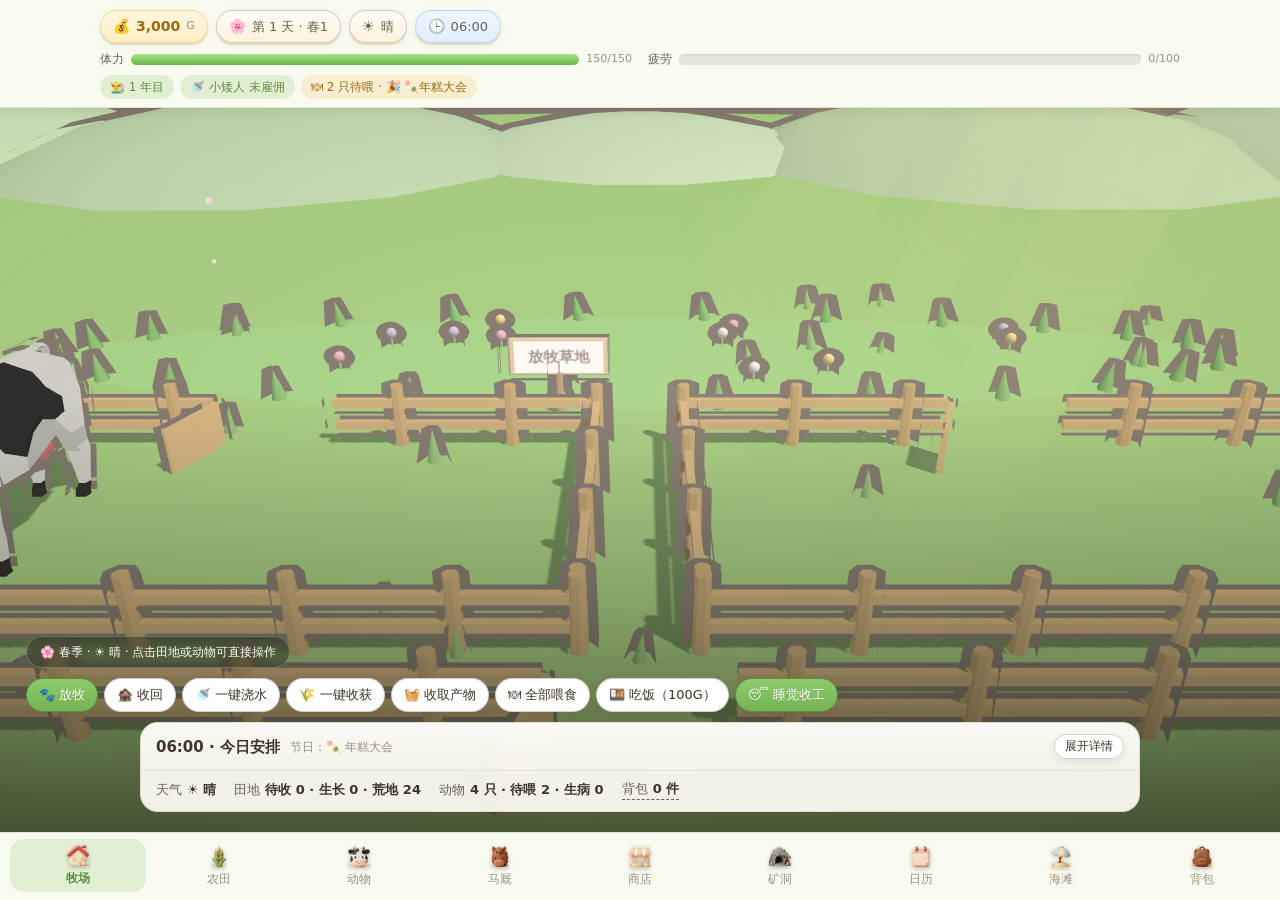
<file: index.html>
<!DOCTYPE html>
<html lang="zh-CN">
<head>
<meta charset="UTF-8">
<meta name="viewport" content="width=device-width, initial-scale=1.0, maximum-scale=1.0, user-scalable=no, viewport-fit=cover">
<meta name="description" content="迷你牧场 · 矿石镇萌版 3D：固定俯视角 Q 版 3D 牧场经营小游戏，纯前端离线可玩。">
<meta name="theme-color" content="#8ec96a">
<title>迷你牧场 · 矿石镇萌版 3D</title>
<link rel="icon" href="data:image/svg+xml,%3Csvg xmlns='http://www.w3.org/2000/svg' viewBox='0 0 100 100'%3E%3Crect width='100' height='100' rx='22' fill='%238ec96a'/%3E%3Ctext x='50' y='50' dy='.35em' text-anchor='middle' font-size='64'%3E%F0%9F%90%AE%3C/text%3E%3C/svg%3E">
<link rel="stylesheet" href="css/style.css">
<link rel="stylesheet" href="css/ext.css">
</head>
<body data-season="0" data-weather="0" data-view="pasture">
<div id="app">
  <div class="boot">
    <div class="boot-logo">🐮</div>
    <p>正在唤醒牧场……</p>
    <p class="boot-sub">Q 版 3D 场景加载中，请稍候</p>
  </div>
</div>

<!-- 本地 3D 引擎（离线可用，无需联网） -->
<script src="js/lib/three.min.js"></script>
<!-- GLB 模型加载器 + 骨骼克隆 + 卡通描边（three r128 非模块版，与 three.min.js 同版） -->
<script src="js/lib/GLTFLoader.js"></script>
<script src="js/lib/SkeletonUtils.js"></script>
<script src="js/lib/OutlineEffect.js"></script>
<!-- 数据层：作物 / 动物 / 工具 / 矿洞 / 节日 / 商店 -->
<script src="js/data.js"></script>
<!-- 逻辑层：状态机、体力与爱心、产物分级、存档 -->
<script src="js/game.js"></script>
<!-- 素材清单：3D 图标 / 动物头部缩略图路径表 -->
<script src="assets/manifest.js"></script>
<!-- 建模层：9 种动物的萌版 3D 建模（与出图素材同源，场景直接复用保证造型一致） -->
<script src="js/models.js"></script>
<!-- 渲染层：固定俯视角萌版 3D 场景（含等距伪 3D 降级） -->
<script src="js/scene.js"></script>
<!-- 界面层：HUD、卡片、网格与交互 -->
<script src="js/ui.js"></script>
<!-- 扩展玩法层：撒娇互动 / 海产图鉴 / 海滩 / 铁镐与矿洞 / 商店兑换 / 天气祭坛 -->
<script src="js/game-ext.js"></script>
<!-- 入口：初始化与主循环 -->
<script src="js/main.js"></script>
</body>
</html>
</file>
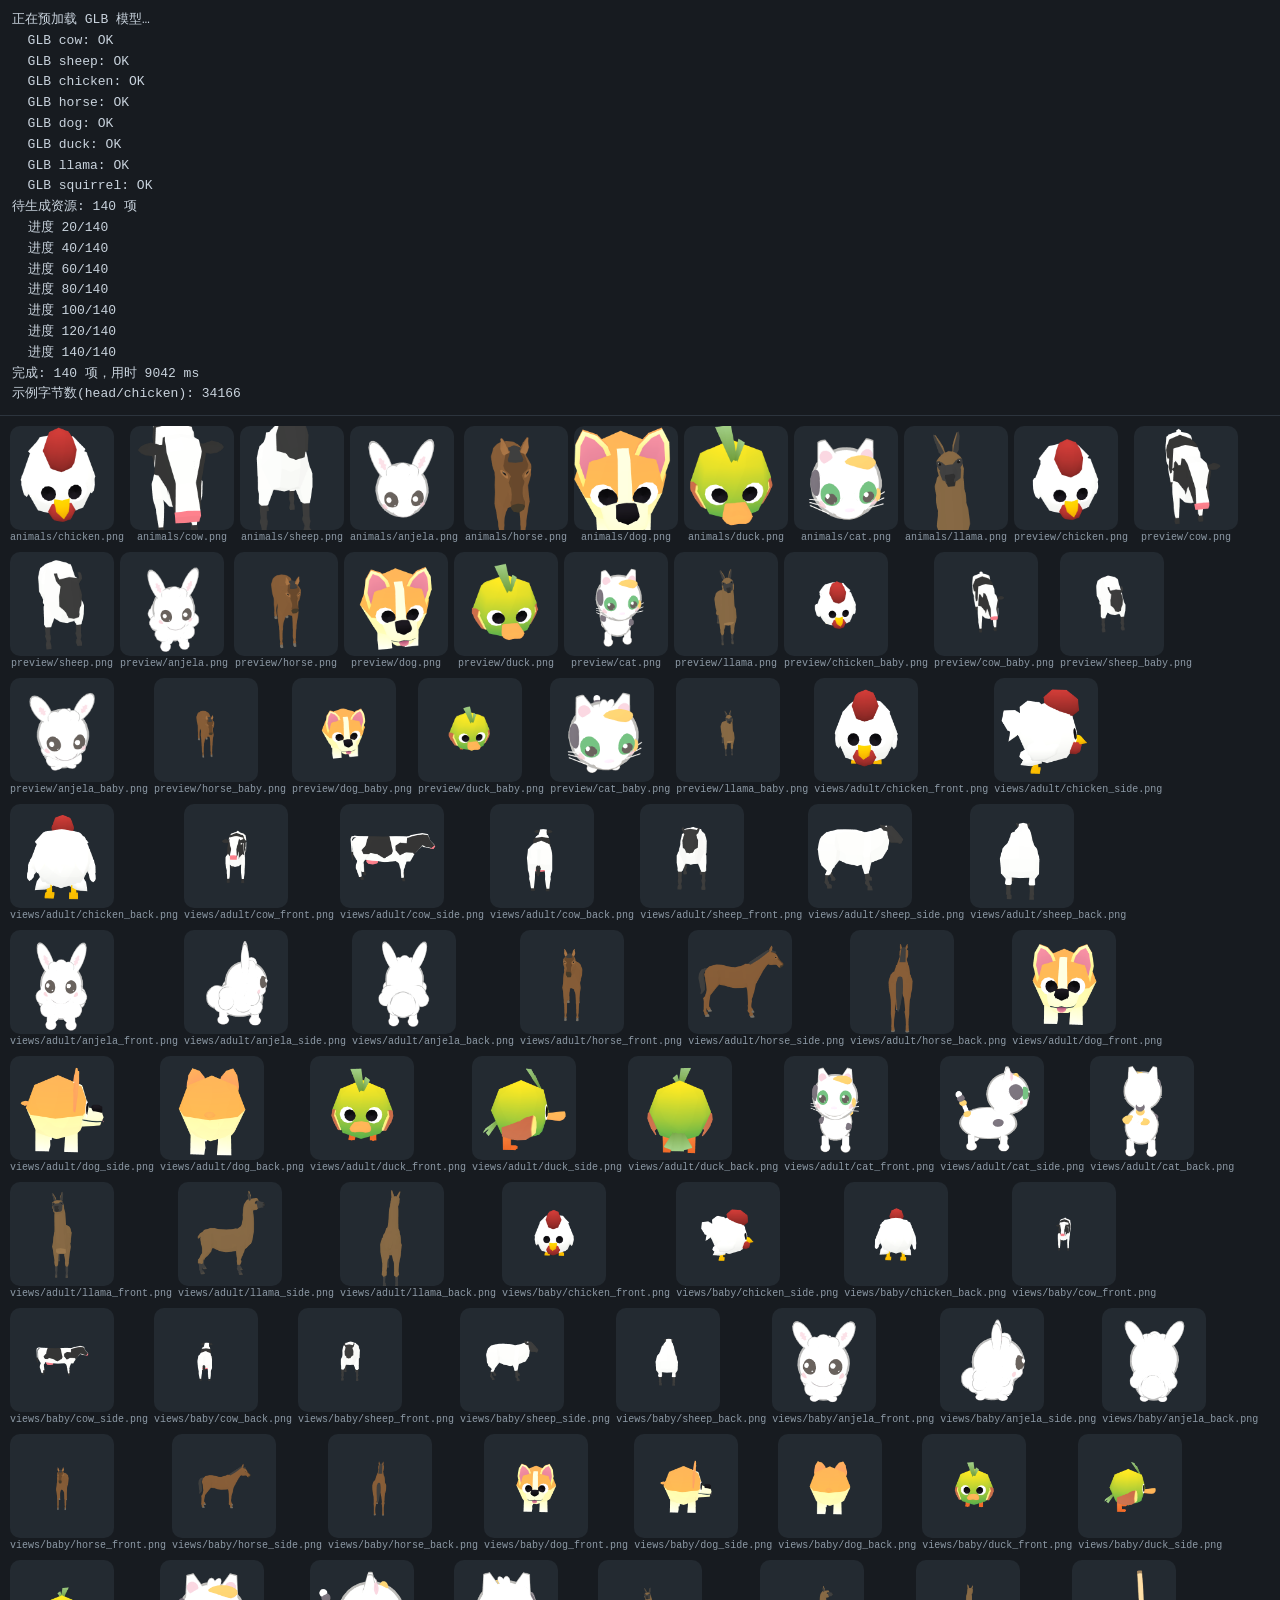
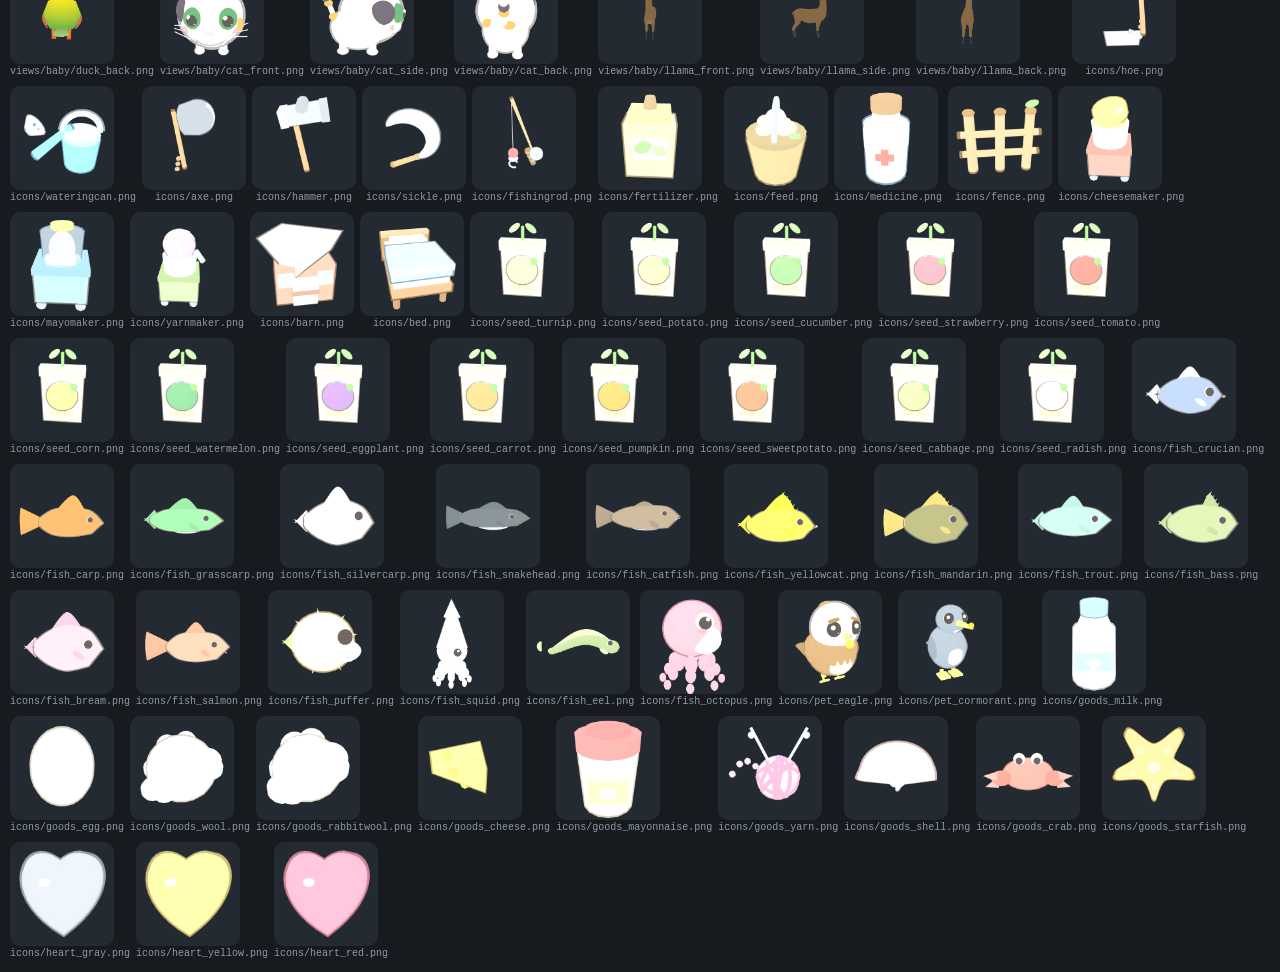
<file: tools/assetgen.html>
<!DOCTYPE html>
<html lang="zh-CN">
<head>
<meta charset="utf-8">
<title>mini-farm-web · 3D 资源离屏渲染</title>
<style>
  html,body{margin:0;background:#171b20;color:#c9d3dd;font:13px/1.6 Consolas,"Courier New",monospace}
  #log{padding:10px 12px;white-space:pre-wrap;border-bottom:1px solid #2c343d}
  #sheet{display:flex;flex-wrap:wrap;gap:6px;padding:10px}
  #sheet figure{margin:0;text-align:center}
  #sheet img{width:104px;height:104px;background:#232a31;border-radius:10px;display:block}
  #sheet figcaption{font-size:10px;color:#8d9aa6}
</style>
</head>
<body>
<div id="log">boot…</div>
<div id="sheet"></div>
<script src="../js/lib/three.min.js"></script>
<script src="../js/lib/GLTFLoader.js"></script>
<script src="../js/lib/SkeletonUtils.js"></script>
<script src="../js/models.js"></script>
<script src="assetgen.page.js"></script>
</body>
</html>
</file>
<file: css/style.css>
/* ==========================================================================
   迷你牧场 · 矿石镇萌版 3D —— 样式表 (v2)
   设计基调：暖木色 + 奶油纸感面板 + 四季主题色（body[data-season] 驱动）
   层级：#hud（顶部状态）/ #stage（3D 场景 + 视图层）/ #tabs（底部导航）
   ========================================================================== */

/* ------------------------------ 主题变量 ------------------------------ */
:root {
  --font: "PingFang SC", "Microsoft YaHei", "Segoe UI", "Hiragino Sans GB", system-ui, sans-serif;
  --radius: 18px;
  --radius-sm: 12px;
  --text: #3d3527;
  --text-soft: #6b6252;
  --muted: #9a917f;
  --line: rgba(122, 108, 84, .16);
  --line-strong: rgba(122, 108, 84, .3);

  --paper: rgba(255, 253, 247, .93);
  --paper-2: rgba(255, 255, 255, .72);
  --hud-bg: rgba(255, 253, 247, .82);

  --accent: #74b455;
  --accent-d: #589141;
  --accent-soft: rgba(116, 180, 85, .16);
  --gold: #eaa62b;
  --gold-soft: rgba(234, 166, 43, .16);
  --danger: #dd6656;
  --danger-soft: rgba(221, 102, 86, .16);
  --info: #4f9bc9;
  --info-soft: rgba(79, 155, 201, .16);
  --pink: #f08fa9;

  --shadow-s: 0 3px 10px rgba(94, 82, 60, .1);
  --shadow: 0 10px 26px rgba(94, 82, 60, .16);
  --shadow-l: 0 18px 44px rgba(74, 64, 44, .22);

  --scrim: linear-gradient(to top, rgba(24, 30, 18, .66) 0%, rgba(24, 30, 18, .24) 32%, rgba(24, 30, 18, 0) 60%);
}

/* 春 */
body[data-season="0"] {
  --accent: #74b455; --accent-d: #589141; --accent-soft: rgba(116, 180, 85, .18);
  --paper: rgba(255, 253, 246, .93); --hud-bg: rgba(255, 254, 248, .84);
}
/* 夏 */
body[data-season="1"] {
  --accent: #3f9e78; --accent-d: #2f7d5e; --accent-soft: rgba(63, 158, 120, .18);
  --paper: rgba(252, 255, 250, .93); --hud-bg: rgba(250, 255, 251, .84);
}
/* 秋 */
body[data-season="2"] {
  --accent: #d18f34; --accent-d: #a96f22; --accent-soft: rgba(209, 143, 52, .18);
  --paper: rgba(255, 251, 242, .94); --hud-bg: rgba(255, 250, 240, .85);
}
/* 冬 */
body[data-season="3"] {
  --accent: #5a95bd; --accent-d: #40749a; --accent-soft: rgba(90, 149, 189, .2);
  --paper: rgba(250, 253, 255, .94); --hud-bg: rgba(248, 252, 255, .86);
}

/* ------------------------------ 基础重置 ------------------------------ */
* { box-sizing: border-box; -webkit-tap-highlight-color: transparent; }
html, body { height: 100%; margin: 0; }
body {
  font-family: var(--font);
  color: var(--text);
  background: #dcecc9;
  overflow: hidden;
  display: flex;
  flex-direction: column;
  font-size: 14px;
  line-height: 1.5;
}
body[data-season="3"] { background: #e6eef5; }
button { font-family: inherit; font-size: inherit; color: inherit; cursor: pointer; border: 0; background: none; }
b { font-weight: 700; }
p { margin: 0; }

#app {
  flex: 1 1 auto;
  display: flex;
  flex-direction: column;
  min-height: 0;
  position: relative;
}

/* 启动占位 */
.boot {
  position: absolute; inset: 0;
  display: flex; flex-direction: column; align-items: center; justify-content: center;
  gap: 6px; color: var(--text-soft); background: linear-gradient(180deg, #eef7e2, #dcecc9);
}
.boot-logo { font-size: 54px; animation: bob 1.4s ease-in-out infinite; }
.boot p { font-size: 15px; }
.boot-sub { font-size: 12px; color: var(--muted); }
@keyframes bob { 0%,100% { transform: translateY(0) } 50% { transform: translateY(-10px) } }

/* ------------------------------ 顶部 HUD ------------------------------ */
#hud {
  flex: 0 0 auto;
  padding: 10px 14px 8px;
  background: var(--hud-bg);
  backdrop-filter: blur(10px);
  border-bottom: 1px solid var(--line);
  z-index: 6;
  box-shadow: var(--shadow-s);
}
.hud-row {
  display: flex; flex-wrap: wrap; align-items: center; gap: 8px;
  max-width: 1080px; margin: 0 auto;
}
.hud-row + .hud-row { margin-top: 7px; }
.hud-row.hutwo { gap: 16px; }
.hud-row.hud-tags { gap: 6px; }

.hud-chip {
  display: inline-flex; align-items: center; gap: 6px;
  padding: 5px 12px;
  background: linear-gradient(180deg, #fffdf6, #fdf3dd);
  border: 1.5px solid rgba(146, 120, 70, .35);
  border-radius: 999px;
  font-size: 13px;
  color: var(--text-soft);
  box-shadow: 0 2px 0 rgba(146, 120, 70, .18), 0 2px 6px rgba(94, 82, 60, .1);
  white-space: nowrap;
}
.hud-chip .ci { font-size: 14px; }
.hud-chip b { color: var(--text); font-size: 14px; }
.hud-chip i { font-style: normal; color: var(--muted); font-size: 11px; }
.hud-chip.gold {
  background: linear-gradient(180deg, #fff6df, #ffefc6);
  border-color: rgba(234, 166, 43, .35);
}
.hud-chip.gold b { color: #9b6a10; }
.hud-chip.clock { background: linear-gradient(180deg, #eef6ff, #e2eeff); border-color: rgba(79, 155, 201, .3); }

.hud-guage { display: flex; align-items: center; gap: 7px; flex: 1 1 210px; min-width: 190px; }
.g-label { font-size: 12px; color: var(--text-soft); flex: 0 0 auto; }
.g-val { font-size: 11px; color: var(--muted); flex: 0 0 auto; font-variant-numeric: tabular-nums; }

.bar {
  position: relative;
  flex: 1 1 auto;
  height: 11px;
  border-radius: 999px;
  background: rgba(122, 108, 84, .14);
  overflow: hidden;
  box-shadow: inset 0 1px 2px rgba(80, 68, 48, .16);
}
.bar > i {
  display: block; height: 100%;
  border-radius: 999px;
  transition: width .35s ease;
  background: linear-gradient(180deg, #9ede7c, #6cb14c);
}
.bar.sta > i { background: linear-gradient(180deg, #a6e585, #6cb14c); }
.bar.fatigue > i { background: linear-gradient(180deg, #ffd77a, #f0a92f); }
.bar.low > i { background: linear-gradient(180deg, #ff9a8a, #dd6656); }

.tag {
  display: inline-flex; align-items: center; gap: 4px;
  padding: 3px 10px;
  font-size: 12px;
  border-radius: 999px;
  background: var(--accent-soft);
  color: var(--accent-d);
}
.tag.warn { background: var(--gold-soft); color: #9b6a10; }
.tag.ok { background: rgba(116, 180, 85, .14); color: #4f8339; }

/* ------------------------------ 舞台 ------------------------------ */
#stage {
  position: relative;
  flex: 1 1 auto;
  min-height: 0;
  overflow: hidden;
  background: #cfe6f5;
}
#scene-wrap { position: absolute; inset: 0; }
#scene { display: block; width: 100%; height: 100%; touch-action: none; }   /* 牧场拖动镜头用，手指在画布上拖动不滚动页面 */
/* 天气覆盖层：盖在 3D 画布上、只在舞台（HUD 与底栏之间）内，不接收点击、不挡操作 */
#weather-fx { position: absolute; inset: 0; width: 100%; height: 100%; pointer-events: none; z-index: 2; }

.vignette {
  position: absolute; inset: 0;
  pointer-events: none;
  background: radial-gradient(120% 90% at 50% 42%, rgba(255, 255, 255, .06) 0%, rgba(40, 34, 20, .05) 62%, rgba(28, 24, 14, .3) 100%);
}
/* 第五轮：GLB 模型加载失败的可见横幅（失败的动物缺席，不再无声回退旧模型） */
#glb-fail-banner {
  position: fixed; top: 0; left: 0; right: 0; z-index: 9999;
  display: flex; align-items: center; justify-content: space-between; gap: 10px;
  padding: 9px 12px;
  background: #b3261e; color: #fff;
  font-size: 13px; line-height: 1.4;
  box-shadow: 0 2px 8px rgba(0, 0, 0, .3);
}
#glb-fail-banner button {
  flex: none;
  padding: 4px 12px;
  border: 1px solid rgba(255, 255, 255, .7); border-radius: 999px;
  background: transparent; color: #fff; font-size: 12px;
}

/* 视图容器：牧场视图透出 3D 场景，其余视图为纸感面板 */
#view-host {
  position: absolute; inset: 0;
  overflow-y: auto;
  overflow-x: hidden;
  -webkit-overflow-scrolling: touch;
  padding: 14px;
  z-index: 3;
}
body[data-view="pasture"] #view-host {
  pointer-events: none;
  background: transparent;
  padding: 0;
}
/* 牧场浮层必须保持「透明穿透」：只有卡片 / 按钮接收点击，其余区域交给 3D 场景，
   否则整层浮层会吞掉点击，手机上点动物就没有任何反应 */
body[data-view="pasture"] #view-host .pasture-overlay { pointer-events: none; }
body:not([data-view="pasture"]) #view-host {
  background: var(--paper);
  backdrop-filter: blur(12px);
}

.view-body {
  max-width: 1000px;
  margin: 0 auto;
  display: flex;
  flex-direction: column;
  gap: 12px;
  padding-bottom: 8px;
}

/* ------------------------------ 牧场浮层 ------------------------------ */
.pasture-overlay {
  position: relative;
  min-height: 100%;
  display: flex;
  flex-direction: column;
  justify-content: flex-end;
  gap: 10px;
  padding: 14px;
  pointer-events: none;
}
.pasture-overlay::before {
  content: "";
  position: absolute; inset: 0;
  background: var(--scrim);
  pointer-events: none;
}
.pasture-overlay > * { position: relative; z-index: 1; }
.pasture-overlay .card, .pasture-overlay .quick-row, .pasture-overlay .scene-caption { pointer-events: auto; }

.scene-caption {
  align-self: flex-start;
  padding: 6px 13px;
  font-size: 12px;
  color: #fffdf5;
  background: rgba(34, 42, 24, .42);
  border: 1px solid rgba(255, 255, 255, .22);
  border-radius: 999px;
  backdrop-filter: blur(6px);
}
.quick-row { display: flex; flex-wrap: wrap; gap: 8px; }

/* 牧场浮层内的按钮更紧凑，尽量少遮挡 3D 场景 */
.pasture-overlay .btn { padding: 7px 12px; font-size: 13px; }
.pasture-overlay .quick-row { gap: 6px; }
.today-card .card-h { gap: 10px; }
.btn.tiny { padding: 3px 10px; font-size: 12px; margin-left: auto; flex: 0 0 auto; }
.strip {
  display: flex; flex-wrap: wrap; align-items: center;
  gap: 6px 18px;
  padding: 8px 15px 11px;
  font-size: 12.5px;
  color: var(--text-soft);
}
.strip .kv-inline { display: inline-flex; align-items: baseline; gap: 5px; }
.strip .kv-inline b { color: var(--text); font-size: 13px; }
.today-card .card-b.log { border-top: 1px dashed var(--line); padding-top: 10px; }

/* ------------------------------ 卡片 ------------------------------ */
.card {
  background: var(--paper);
  border: 1px solid var(--line);
  border-radius: var(--radius);
  box-shadow: var(--shadow);
  overflow: hidden;
  max-width: 1000px;
  width: 100%;
  margin: 0 auto;
}
.card.panel { border-color: var(--line-strong); }
.card-h {
  display: flex; align-items: center; justify-content: space-between; gap: 10px;
  padding: 11px 15px;
  font-size: 14px;
  border-bottom: 1px solid var(--line);
  background: linear-gradient(180deg, rgba(255, 255, 255, .6), rgba(255, 255, 255, 0));
}
.card-h b { font-size: 15px; }
.card-b { padding: 12px 15px 14px; display: flex; flex-direction: column; gap: 8px; }

.today-card .card-b { gap: 6px; }
.kv { display: flex; align-items: center; justify-content: space-between; gap: 12px; font-size: 13px; }
.kv > span { color: var(--muted); flex: 0 0 auto; }
.kv > b { text-align: right; }
.note { font-size: 12.5px; color: var(--text-soft); }
.muted { color: var(--muted); font-size: 12px; }
.warn-text { color: #b8791c; font-weight: 600; }
.log { gap: 4px !important; font-size: 12.5px; color: var(--text-soft); }
.log > div { padding-left: 2px; }

/* ------------------------------ 按钮 ------------------------------ */
.btn {
  display: inline-flex; align-items: center; justify-content: center; gap: 6px;
  padding: 8px 15px;
  font-size: 13px;
  border-radius: 999px;
  background: #fff;
  border: 1px solid var(--line-strong);
  color: var(--text);
  box-shadow: var(--shadow-s);
  transition: transform .12s ease, box-shadow .12s ease, background .16s ease;
  white-space: nowrap;
}
.btn:hover { transform: translateY(-1px); box-shadow: var(--shadow); }
.btn:active { transform: translateY(0) scale(.98); }
.btn.primary {
  background: linear-gradient(180deg, #8ecb6b, var(--accent));
  border-color: var(--accent-d);
  color: #fff;
  text-shadow: 0 1px 1px rgba(0, 0, 0, .14);
}
.btn.danger { background: linear-gradient(180deg, #f08d7d, var(--danger)); border-color: #c35243; color: #fff; }
.btn.mini { padding: 5px 11px; font-size: 12px; box-shadow: none; }
.btn.wide { width: 100%; }
.btn-row { display: flex; flex-wrap: wrap; gap: 8px; }
button.mini {
  padding: 4px 10px; font-size: 12px; border-radius: 999px;
  background: rgba(122, 108, 84, .1); color: var(--text-soft);
}

/* ------------------------------ 农田 ------------------------------ */
.plot-grid {
  display: grid;
  grid-template-columns: repeat(6, minmax(0, 1fr));
  gap: 7px;
  width: 100%;
  margin: 0 auto;
}
.plot {
  position: relative;
  aspect-ratio: 1 / 1;
  display: flex; flex-direction: column; align-items: center; justify-content: center; gap: 2px;
  border-radius: 14px;
  background: linear-gradient(180deg, #c9b18c, #b2966f);
  border: 2px solid rgba(90, 72, 44, .45);
  /* Q 版黏土砖：圆角厚边、上沿亮、下沿暗、带立体厚度（第三轮加厚） */
  box-shadow: inset 0 3px 0 rgba(255, 255, 255, .38), inset 0 -4px 0 rgba(70, 56, 34, .28), 0 3px 7px rgba(60, 46, 26, .22);
  transition: transform .12s ease, box-shadow .12s ease;
  overflow: hidden;
}
/* 荒地（未耕）：乱杂草 + 石子，绿褐底色，不整齐（一眼能看出是荒地，不是光秃土） */
.plot.waste {
  background:
    radial-gradient(circle at 22% 28%, rgba(74, 139, 44, .95) 0 5px, transparent 6px),
    radial-gradient(circle at 68% 62%, rgba(74, 139, 44, .9) 0 6px, transparent 7px),
    radial-gradient(circle at 45% 82%, rgba(90, 150, 60, .9) 0 5px, transparent 6px),
    radial-gradient(circle at 85% 25%, rgba(74, 139, 44, .85) 0 4px, transparent 5px),
    radial-gradient(circle at 12% 68%, rgba(74, 139, 44, .85) 0 4px, transparent 5px),
    radial-gradient(circle at 55% 45%, rgba(110, 130, 70, .8) 0 3px, transparent 4px),
    radial-gradient(circle at 32% 58%, rgba(74, 139, 44, .9) 0 4px, transparent 5px),
    radial-gradient(circle at 78% 42%, rgba(90, 150, 60, .85) 0 4px, transparent 5px),
    radial-gradient(circle at 38% 12%, rgba(169, 162, 154, .9) 0 2.5px, transparent 3.5px),
    radial-gradient(circle at 85% 70%, rgba(169, 162, 154, .95) 0 3px, transparent 4px),
    radial-gradient(circle at 12% 20%, rgba(169, 162, 154, .85) 0 2.5px, transparent 3.5px),
    linear-gradient(180deg, #9aa061, #7d8148);
}
/* 荒地 4 种轮换（第五轮）：w0 用上面 .plot.waste 的排布，w1/w2/w3 换位置，24 格不再一模一样 */
.plot.waste.w1 {
  background:
    radial-gradient(circle at 30% 70%, rgba(74, 139, 44, .95) 0 5px, transparent 6px),
    radial-gradient(circle at 75% 30%, rgba(74, 139, 44, .9) 0 6px, transparent 7px),
    radial-gradient(circle at 55% 85%, rgba(90, 150, 60, .9) 0 5px, transparent 6px),
    radial-gradient(circle at 15% 40%, rgba(74, 139, 44, .85) 0 4px, transparent 5px),
    radial-gradient(circle at 70% 75%, rgba(169, 162, 154, .95) 0 3px, transparent 4px),
    radial-gradient(circle at 20% 15%, rgba(169, 162, 154, .85) 0 2.5px, transparent 3.5px),
    linear-gradient(180deg, #9aa061, #7d8148);
}
.plot.waste.w2 {
  background:
    radial-gradient(circle at 60% 25%, rgba(74, 139, 44, .95) 0 6px, transparent 7px),
    radial-gradient(circle at 25% 55%, rgba(74, 139, 44, .9) 0 5px, transparent 6px),
    radial-gradient(circle at 80% 60%, rgba(90, 150, 60, .9) 0 5px, transparent 6px),
    radial-gradient(circle at 40% 15%, rgba(74, 139, 44, .85) 0 4px, transparent 5px),
    radial-gradient(circle at 15% 80%, rgba(169, 162, 154, .95) 0 3px, transparent 4px),
    radial-gradient(circle at 65% 45%, rgba(169, 162, 154, .85) 0 2.5px, transparent 3.5px),
    linear-gradient(180deg, #9aa061, #7d8148);
}
.plot.waste.w3 {
  background:
    radial-gradient(circle at 45% 35%, rgba(74, 139, 44, .95) 0 5px, transparent 6px),
    radial-gradient(circle at 70% 75%, rgba(74, 139, 44, .9) 0 6px, transparent 7px),
    radial-gradient(circle at 20% 60%, rgba(90, 150, 60, .9) 0 4px, transparent 5px),
    radial-gradient(circle at 85% 20%, rgba(74, 139, 44, .85) 0 5px, transparent 6px),
    radial-gradient(circle at 30% 25%, rgba(169, 162, 154, .95) 0 3px, transparent 4px),
    radial-gradient(circle at 55% 85%, rgba(169, 162, 154, .85) 0 2.5px, transparent 3.5px),
    linear-gradient(180deg, #9aa061, #7d8148);
}
/* 已耕：浅黄褐 + 一道道垄沟 */
.plot.plowed {
  background:
    repeating-linear-gradient(180deg, rgba(120, 94, 58, .42) 0 3px, transparent 3px 9px),
    linear-gradient(180deg, #c2a273, #ac8a5c);
}
/* 干裂（已耕、无作物、水分 0）：苍白底色 + 深色裂纹（新增视觉状态，玩法逻辑不变） */
.plot.dry {
  background:
    url("data:image/svg+xml,%3Csvg xmlns='http://www.w3.org/2000/svg' width='60' height='60'%3E%3Cpath d='M8 6 L18 22 L12 34 M30 4 L26 18 L38 30 L34 44 M48 10 L44 26 L54 38 M16 44 L24 52' stroke='%235a3d24' stroke-width='2.4' fill='none' stroke-linecap='round'/%3E%3C/svg%3E"),
    linear-gradient(180deg, #e0bd96, #cfa87c);
  background-size: 60px 60px, cover;
}
/* 矿山全景图（矿洞页顶部）：整座山、山脚洞口 */
.mine-hero { border-radius: var(--radius); overflow: hidden; box-shadow: var(--shadow-s); margin-bottom: 12px; position: relative; }
.mine-hero svg { display: block; width: 100%; height: 300px; }
@media (max-width: 767px) { .mine-hero svg { height: 190px; } }
.mine-hero-cap { position: absolute; left: 10px; top: 8px; padding: 4px 10px; border-radius: 999px; background: rgba(255, 253, 246, .92); font-size: 12px; color: #6b543a; box-shadow: 0 1px 4px rgba(60, 46, 26, .25); }
/* 浇过水：浅奶茶色暖棕（不要深巧克力色）+ 水珠点 */
.plot.wet {
  background:
    radial-gradient(circle at 25% 30%, rgba(255, 255, 255, .3) 0 2px, transparent 3px),
    radial-gradient(circle at 70% 65%, rgba(255, 255, 255, .24) 0 2.5px, transparent 3.5px),
    radial-gradient(circle at 55% 20%, rgba(255, 255, 255, .22) 0 1.8px, transparent 2.8px),
    linear-gradient(180deg, #c6a37a, #ad8a61);
}
.plot .pi { font-size: 19px; line-height: 1; filter: drop-shadow(0 1px 1px rgba(0, 0, 0, .18)); }
/* 土里的作物图标：幼苗 / 生长 / 开花 / 结果各阶段按作物品种绘制，尺寸统一由样式控制 */
.plot .pi .ic3d {
  width: 62px;
  height: 62px;
  object-fit: contain;
  display: block;
  margin: 0 auto;
  transform: translateY(-2px);
  filter: drop-shadow(0 3px 2px rgba(60, 46, 26, .25));
}
.plot .pl { font-size: 10px; color: #fff9ec; text-shadow: 0 1px 2px rgba(60, 46, 26, .6); white-space: nowrap; }   /* 第三轮：生长 25% 别换行顶出底边 */
.plot .pidx { position: absolute; top: 2px; left: 4px; font-size: 9px; color: rgba(255, 249, 236, .7); }
.plot.ready {
  background: linear-gradient(180deg, #ffdf9a, #f3bd55);
  border-color: #d19a2c;
  box-shadow: 0 0 0 2px rgba(255, 222, 150, .5), var(--shadow-s);
  animation: readyPulse 1.6s ease-in-out infinite;
}
@keyframes readyPulse { 0%,100% { box-shadow: 0 0 0 2px rgba(255,222,150,.45), var(--shadow-s) } 50% { box-shadow: 0 0 0 5px rgba(255,222,150,.25), var(--shadow-s) } }
.plot.sel { border-color: #fff; box-shadow: 0 0 0 3px var(--accent), var(--shadow); transform: translateY(-2px); }
/* 施肥土地（第五轮）：浅奶茶色 + 黑色芝麻状小点，不许巧克力色（原 #9a6b3f 太深） */
.plot.fert { background: linear-gradient(180deg, #c8a97e, #b3906a); border-color: rgba(90, 72, 44, .5); }
.plot.wet.fert { background: linear-gradient(180deg, #c2a37c, #ab8a64); }   /* 第五轮：湿土+施肥同样浅奶茶色 */
.plot.fert::before {
  content: '';
  position: absolute; inset: 0; pointer-events: none;
  background-image:
    radial-gradient(rgba(16, 12, 8, .95) 1.1px, transparent 1.3px),
    radial-gradient(rgba(16, 12, 8, .8) .9px, transparent 1.1px),
    radial-gradient(rgba(16, 12, 8, .9) 1.4px, transparent 1.6px);
  background-size: 11px 11px, 9px 9px, 13px 13px;
  background-position: 0 0, 5px 4px, 3px 7px;
}
.plot.fert .pi, .plot.fert .pl { position: relative; z-index: 1; }
.plot .fert-dot {
  position: absolute; right: 4px; bottom: 2px;
  font-size: 9px; letter-spacing: 1px; color: #140f0a;
  text-shadow: 0 0 2px rgba(255, 255, 255, .35);
}
/* 第五轮：浇过水的地块左下角一滴水珠（与施肥黑点区分开） */
.plot .wet-dot {
  position: absolute; left: 4px; bottom: 2px;
  font-size: 10px; line-height: 1;
  filter: drop-shadow(0 1px 1px rgba(0, 0, 0, .25));
}

.seed-row { display: flex; flex-wrap: wrap; gap: 7px; }
.seed {
  display: inline-flex; align-items: center; gap: 5px;
  padding: 6px 11px;
  font-size: 12px;
  border-radius: 999px;
  background: #fff;
  border: 1px solid var(--line-strong);
  box-shadow: var(--shadow-s);
}
.seed i { font-style: normal; color: var(--gold); font-weight: 700; }
.seed:hover { border-color: var(--accent); }

.crop-line {
  display: flex; align-items: center; gap: 10px;
  padding: 8px 12px;
  border-radius: var(--radius-sm);
  background: rgba(255, 255, 255, .66);
  border: 1px solid var(--line);
  font-size: 13px;
}
.crop-line .cl-i { font-size: 18px; }
.crop-line .cl-m { flex: 1 1 auto; color: var(--text-soft); font-size: 12px; }
.crop-line .cl-p { color: var(--gold); font-weight: 700; }

/* ------------------------------ 动物 ------------------------------ */
.animal-card {
  display: flex; flex-direction: column; gap: 7px;
  padding: 11px 13px;
  border-radius: var(--radius);
  background: linear-gradient(180deg, rgba(255, 255, 255, .92), rgba(252, 248, 238, .92));
  border: 1px solid var(--line);
  box-shadow: var(--shadow-s);
}
.ac-h { display: flex; align-items: center; gap: 8px; }
.ac-icon { font-size: 24px; }
.ac-t { font-size: 14px; font-weight: 700; }
.ac-hearts { font-size: 11px; letter-spacing: -1px; line-height: 1; }
.ac-grade { margin-left: auto; }
.ac-badges { display: flex; flex-wrap: wrap; gap: 5px; }
.ac-acts { display: flex; flex-wrap: wrap; gap: 6px; }

.hearts { letter-spacing: -1px; }
.badge {
  padding: 2px 8px;
  font-size: 11px;
  border-radius: 999px;
  background: rgba(122, 108, 84, .12);
  color: var(--text-soft);
}
.badge.ok { background: rgba(116, 180, 85, .18); color: #4f8339; }
.badge.warn { background: var(--gold-soft); color: #9b6a10; }
.badge.info { background: var(--info-soft); color: #35739a; }
.badge.gold { background: rgba(234, 166, 43, .22); color: #8d6010; }
.badge.bad { background: var(--danger-soft); color: #b04436; }
.grade {
  display: inline-flex; align-items: center; justify-content: center;
  min-width: 19px; height: 19px; padding: 0 5px;
  border-radius: 6px;
  font-size: 11px; font-weight: 700; color: #fff;
  text-shadow: 0 1px 1px rgba(0, 0, 0, .2);
}

/* ------------------------------ 商店 ------------------------------ */
.shop-line {
  display: flex; align-items: center; gap: 10px;
  padding: 9px 12px;
  border-radius: var(--radius-sm);
  background: rgba(255, 255, 255, .7);
  border: 1px solid var(--line);
  font-size: 13px;
}
.shop-line .sl-i { font-size: 19px; }
.shop-line .sl-m { flex: 1 1 auto; display: flex; flex-direction: column; gap: 1px; }
.shop-line .sl-m small { color: var(--muted); font-size: 11.5px; }
.shop-line .sl-p { color: var(--gold); font-weight: 700; white-space: nowrap; }
.grade-line { display: flex; align-items: center; gap: 8px; flex-wrap: wrap; font-size: 12px; }
.grade-line .gl-m { color: var(--muted); }
.pill {
  padding: 3px 9px; font-size: 11.5px; border-radius: 999px;
  background: var(--accent-soft); color: var(--accent-d);
}
.seed-bag { display: flex; flex-wrap: wrap; gap: 6px; }

/* ------------------------------ 矿洞 ------------------------------ */
/* 矿场卡片（第五轮新样式）：岩层深灰底 + 左侧金色矿脉边，与旧白卡片拉开区别 */
.mine-card {
  display: flex; flex-direction: column; gap: 8px;
  padding: 12px 14px;
  border-radius: var(--radius);
  background: linear-gradient(180deg, #4a4640, #3a3631);
  border: 1px solid #57524a;
  border-left: 5px solid #d9a441;
  box-shadow: var(--shadow-s);
  color: #f2ede4;
}
.mine-card .note { color: #d8d2c4; }
.mine-card .kv span { color: #c9c2b2; }
.mine-card .kv b { color: #fff3d6; }
.mine-card .btn.primary { background: linear-gradient(180deg, #e8b64c, #cf9a2e); border-color: #a87a1c; color: #3a2a08; }
/* 最深进度条：金色填充，深灰轨道 */
.mc-bar {
  height: 8px; border-radius: 999px; overflow: hidden;
  background: rgba(0, 0, 0, .45);
  border: 1px solid rgba(255, 255, 255, .18);
}
.mc-bar i {
  display: block; height: 100%;
  background: linear-gradient(90deg, #f2c14e, #d9a441);
  border-radius: 999px;
}
.mine-card.locked { opacity: .68; filter: grayscale(.5); }
.mine-card.here { border-color: var(--accent); box-shadow: 0 0 0 2px var(--accent-soft), var(--shadow-s); }
.mc-h { display: flex; align-items: center; gap: 8px; font-size: 14px; }
.mc-h > span:first-child { font-size: 20px; }
.mc-h b { flex: 1 1 auto; }
.ore-grid { display: flex; flex-wrap: wrap; gap: 7px; }
.ore {
  display: inline-flex; align-items: center; gap: 6px;
  padding: 5px 11px;
  font-size: 12px;
  border-radius: 999px;
  background: rgba(255, 255, 255, .82);
  border: 1px solid var(--line);
}
.ore .oi { font-size: 15px; }
.ore b { color: var(--gold); }

/* ------------------------------ 日历 ------------------------------ */
.forecast { display: flex; flex-wrap: wrap; gap: 7px; }
.fc-item {
  flex: 1 1 92px;
  display: flex; flex-direction: column; align-items: center; gap: 2px;
  padding: 9px 6px;
  border-radius: var(--radius-sm);
  background: rgba(255, 255, 255, .74);
  border: 1px solid var(--line);
  font-size: 11.5px;
  color: var(--text-soft);
}
.fc-h { font-size: 11px; color: var(--muted); }
.fc-item .fci { font-size: 20px; }

.cal-grid { display: grid; grid-template-columns: repeat(10, minmax(0, 1fr)); gap: 5px; }
.cal-day {
  display: flex; flex-direction: column; align-items: center; justify-content: center;
  gap: 1px;
  aspect-ratio: 1 / 1;
  border-radius: 10px;
  background: rgba(255, 255, 255, .7);
  border: 1px solid var(--line);
  font-size: 11px;
  color: var(--text-soft);
}
.cal-day.today { background: linear-gradient(180deg, #9ede7c, var(--accent)); color: #fff; border-color: var(--accent-d); }
.cal-day.fest { background: linear-gradient(180deg, #ffe6a8, #f7c85e); border-color: #d9a72f; color: #7a5508; }
.cal-day.today.fest { background: linear-gradient(180deg, #ffd88a, #f0ab2f); color: #5f3f04; }
.cal-day.done { outline: 2px solid var(--accent); outline-offset: -2px; }
.cal-day.contest { background: linear-gradient(180deg, #d3ecff, #9fd0f7); border-color: #63a8dd; color: #1f5480; }
.cal-day.today.contest { background: linear-gradient(180deg, #a9ddff, #6cb6ea); color: #fff; }
.cal-day.fest.contest { background: linear-gradient(180deg, #ffe6a8, #cfe0f2); border-color: #9fb6cc; }

/* ------------------------------ 比赛日程 ------------------------------ */
.fest-card.stack { flex-direction: column; align-items: stretch; gap: 6px; }
.ct-line { display: flex; align-items: center; gap: 8px; padding-top: 6px; border-top: 1px dashed rgba(0, 0, 0, .08); font-size: 12px; }
.ct-i { font-size: 16px; line-height: 1; }
.ct-m { flex: 1 1 auto; display: flex; flex-direction: column; gap: 1px; }

.fest-card {
  display: flex; align-items: center; gap: 10px;
  padding: 10px 13px;
  border-radius: var(--radius-sm);
  background: rgba(255, 255, 255, .72);
  border: 1px solid var(--line);
  font-size: 13px;
}
.fest-card.today { border-color: #d9a72f; background: linear-gradient(180deg, #fff7e4, #ffefcd); }
.fest-card > div:first-child { flex: 1 1 auto; }

/* ------------------------------ 底部导航 ------------------------------ */
#tabs {
  flex: 0 0 auto;
  display: flex;
  gap: 4px;
  padding: 7px 10px calc(7px + env(safe-area-inset-bottom, 0px));
  background: var(--hud-bg);
  backdrop-filter: blur(10px);
  border-top: 1px solid var(--line);
  z-index: 6;
  overflow-x: auto;
  scrollbar-width: none;
}
#tabs::-webkit-scrollbar { display: none; }
.tab {
  flex: 1 1 0;
  min-width: 62px;
  display: flex; flex-direction: column; align-items: center; gap: 2px;
  padding: 6px 4px;
  border-radius: 14px;
  font-size: 11.5px;
  color: var(--muted);
  transition: background .16s ease, color .16s ease, transform .12s ease;
}
.tab > span { font-size: 19px; line-height: 1.1; }
.tab:hover { background: rgba(122, 108, 84, .08); }
.tab.active {
  background: var(--accent-soft);
  color: var(--accent-d);
  font-weight: 700;
  transform: translateY(-1px);
}

/* ------------------------------ 提示气泡 ------------------------------ */
#toast-host {
  position: fixed;
  left: 50%;
  bottom: 92px;
  transform: translateX(-50%);
  display: flex; flex-direction: column; align-items: center; gap: 7px;
  z-index: 30;
  pointer-events: none;
  width: max-content;
  max-width: 88vw;
}
.toast {
  padding: 9px 16px;
  font-size: 13px;
  border-radius: 999px;
  color: #fff;
  background: rgba(52, 46, 34, .88);
  box-shadow: var(--shadow);
  backdrop-filter: blur(6px);
  animation: toastIn .22s ease;
  text-align: center;
}
.toast.ok { background: linear-gradient(180deg, #7cc35a, #5d9a44); }
.toast.warn { background: linear-gradient(180deg, #efb44a, #d2901f); }
.toast.info { background: linear-gradient(180deg, #63a7d2, #4285b3); }
/* 提示条内嵌的图标（钓鱼 / 采集提示会带 <img class="ic3d">）：限制成文字大小，避免撑破提示条 */
.toast .ic3d {
  width: 1.4em;
  height: 1.4em;
  vertical-align: -0.34em;
  object-fit: contain;
  margin: 0 1px;
}
@keyframes toastIn { from { opacity: 0; transform: translateY(8px) scale(.96) } to { opacity: 1; transform: none } }

/* ------------------------------ 灾难天气明细弹窗 ------------------------------ */
#disaster-modal {
  position: fixed; inset: 0;
  display: flex; align-items: center; justify-content: center;
  background: rgba(30, 26, 18, .55);
  z-index: 98;
  padding: 20px;
}
.dp-box {
  width: 100%; max-width: 380px;
  background: var(--paper);
  border-radius: var(--radius);
  box-shadow: var(--shadow);
  padding: 18px 18px 14px;
  animation: toastIn .22s ease;
}
.dp-head { display: flex; align-items: center; gap: 12px; }
.dp-icon { font-size: 34px; line-height: 1; }
.dp-title { font-size: 17px; font-weight: 700; color: var(--danger); }
.dp-sub { font-size: 12px; color: var(--muted); margin-top: 2px; }
.dp-stat { display: flex; gap: 8px; margin: 14px 0 12px; }
.dp-stat-item { flex: 1; text-align: center; padding: 8px 4px; border-radius: var(--radius-sm); background: var(--paper-2); border: 1px solid var(--line); }
.dp-stat-item b { display: block; font-size: 18px; color: var(--text); }
.dp-stat-item span { font-size: 11px; color: var(--muted); }
.dp-stat-item.dp-dmg b, .dp-stat-item.dp-rate b { color: var(--danger); }
.dp-list-title { font-size: 12px; color: var(--text-soft); margin-bottom: 6px; }
.dp-list { max-height: 168px; overflow-y: auto; border: 1px solid var(--line); border-radius: var(--radius-sm); background: var(--paper-2); }
.dp-crop { display: flex; align-items: center; gap: 8px; padding: 7px 10px; font-size: 13px; border-bottom: 1px solid var(--line); }
.dp-crop:last-child { border-bottom: none; }
.dp-ci { font-size: 16px; }
.dp-cn { flex: 1; color: var(--text); }
.dp-cc { color: var(--danger); font-weight: 700; }
.dp-empty { padding: 14px 10px; text-align: center; font-size: 13px; color: var(--muted); }
.dp-ok { width: 100%; margin-top: 14px; }

/* ------------------------------ 错误兜底 ------------------------------ */
#error-overlay {
  position: fixed; inset: 0;
  display: flex; align-items: center; justify-content: center;
  background: rgba(30, 26, 18, .55);
  z-index: 99;
  padding: 20px;
}
.err-box {
  max-width: 560px; width: 100%;
  background: #fffdf7;
  border-radius: var(--radius);
  border-top: 5px solid var(--danger);
  padding: 18px 20px;
  box-shadow: var(--shadow-l);
  display: flex; flex-direction: column; gap: 10px;
}
.err-box pre {
  margin: 0;
  padding: 10px 12px;
  background: rgba(221, 102, 86, .1);
  border-radius: 10px;
  font-size: 12px;
  white-space: pre-wrap;
  word-break: break-all;
  max-height: 200px;
  overflow: auto;
  color: #8c3a2e;
}
.err-box button {
  align-self: flex-end;
  padding: 7px 18px;
  border-radius: 999px;
  background: var(--accent);
  color: #fff;
}

/* ------------------------------ 滚动条 ------------------------------ */
#view-host::-webkit-scrollbar { width: 9px; }
#view-host::-webkit-scrollbar-thumb {
  background: rgba(122, 108, 84, .28);
  border-radius: 999px;
  border: 2px solid transparent;
  background-clip: padding-box;
}

/* ------------------------------ 响应式 ------------------------------ */
@media (max-width: 720px) {
  body { font-size: 13.5px; }
  #hud { padding: 8px 10px 6px; }
  .hud-chip { padding: 4px 9px; font-size: 12px; }
  .hud-guage { flex: 1 1 130px; min-width: 130px; }
  #view-host { padding: 10px; }
  .plot { border-radius: 10px; }
  .plot .pi { font-size: 16px; }
  .plot .pi .ic3d { width: 38px; height: 38px; }   /* 第三轮修正：390 宽地块约 52px，52px 图标 + 标签会把标签顶出底边 */
  .plot .pl { font-size: 9px; }
  .plot .pl { font-size: 9px; }
  .cal-grid { grid-template-columns: repeat(7, minmax(0, 1fr)); }
  .card-h { padding: 10px 12px; }
  .card-b { padding: 10px 12px 12px; }
  .tab { font-size: 10.5px; min-width: 52px; }
  .tab > span { font-size: 17px; }
  .toast { font-size: 12.5px; padding: 8px 13px; }
}
@media (min-width: 768px) {
  /* 平板：农田网格收窄居中，6 列不变，纵向滚动 */
  .plot-grid { max-width: 640px; }
}
@media (min-width: 1100px) {
  .pasture-overlay { padding: 20px 26px; }
  .quick-row { justify-content: flex-start; }
  /* 电脑：农田网格再宽一点，仍居中、不拉满全屏 */
  .plot-grid { max-width: 720px; }
}

/* ------------------------------ 移动端小屏适配（手机竖屏 ≤560px） ------------------------------ */
@media (max-width: 560px) {
  /* 顶部状态栏：避开刘海 / 圆角安全区 */
  #hud {
    padding: calc(8px + env(safe-area-inset-top, 0px)) calc(10px + env(safe-area-inset-right, 0px)) 7px calc(10px + env(safe-area-inset-left, 0px));
  }
  body { font-size: 14px; }
  .hud-row { gap: 6px; }
  .hud-row + .hud-row { margin-top: 6px; }
  .hud-row.hutwo { gap: 10px; }
  .hud-chip { padding: 5px 10px; font-size: 12.5px; }
  .hud-chip .ci, .hud-chip b { font-size: 13.5px; }
  .hud-chip i { font-size: 11.5px; }
  .hud-guage { flex: 1 1 100%; min-width: 0; gap: 6px; }
  .g-label, .g-val { font-size: 12px; }
  .bar { height: 13px; }
  .tag { padding: 4px 10px; font-size: 12.5px; }

  /* 底部导航：9 个入口等分整行，不再横向溢出 / 无需横滑 */
  #tabs {
    gap: 2px;
    padding: 5px calc(6px + env(safe-area-inset-right, 0px)) calc(5px + env(safe-area-inset-bottom, 0px)) calc(6px + env(safe-area-inset-left, 0px));
    overflow-x: hidden;
  }
  .tab {
    flex: 1 1 0;
    min-width: 0;
    padding: 6px 2px 5px;
    border-radius: 12px;
    font-size: 11px;
    min-height: 48px;
    justify-content: center;
    white-space: nowrap;
  }
  .tab > i { font-size: 18px; }

  /* 触控区：主要按钮 ≥44px，行内小按钮 ≥36px */
  .btn { min-height: 44px; padding: 10px 16px; font-size: 14px; }
  .btn.mini { min-height: 38px; padding: 7px 13px; font-size: 13px; }
  .btn.tiny { min-height: 34px; padding: 6px 12px; font-size: 12.5px; }
  button.mini { min-height: 36px; padding: 7px 12px; font-size: 12.5px; }
  .pasture-overlay .btn { padding: 10px 14px; font-size: 14px; }
  .btn-row { gap: 8px; }

  /* 字号可读性提升 */
  .card-h { padding: 10px 12px; font-size: 14.5px; }
  .card-h b { font-size: 15.5px; }
  .card-b { padding: 11px 12px 13px; gap: 9px; }
  .kv { font-size: 13px; }
  .note { font-size: 13px; }
  .muted { font-size: 12.5px; }
  .log { font-size: 13px; }
  .strip { padding: 8px 12px 11px; font-size: 13px; }
  .strip .kv-inline b { font-size: 13.5px; }
  .plot .pi { font-size: 17px; }
  .plot .pi .ic3d { width: 34px; height: 34px; }
  .plot .pl { font-size: 10px; }
  .plot .pidx { font-size: 10px; }
  .toast { font-size: 13px; padding: 9px 14px; }
  .bag-nosell, .bag-cat-hint, .fish-meta, .ex-need, .hits { font-size: 12.5px; }
  .tag-new { font-size: 11.5px; }
  .sc-h { font-size: 15.5px; }
  .dp-title { font-size: 16.5px; }
  .dp-sub, .dp-list-title { font-size: 12.5px; }
  .dp-stat-item span { font-size: 12px; }

  /* 内容区两侧留出安全区 + 卡片网格收窄 */
  #view-host { padding: 10px calc(10px + env(safe-area-inset-left, 0px)) 10px calc(10px + env(safe-area-inset-right, 0px)); }
  .plot-grid { gap: 6px; }
  .sea-grid, .fish-grid, .ex-grid, .dev-grid { gap: 10px; }
  #toast-host { bottom: calc(84px + env(safe-area-inset-bottom, 0px)); }
  #toast-host { max-width: 92vw; }
  .pasture-overlay { padding: 10px calc(10px + env(safe-area-inset-left, 0px)) calc(10px + env(safe-area-inset-bottom, 0px)) calc(10px + env(safe-area-inset-right, 0px)); }
}
</file>
<file: css/ext.css>
/* ext.css —— 玩法扩展层样式（3D 图标 / 海滩 / 海产图鉴 / 商店兑换 / 天气与温室 / 铁镐） */

/* ---------- 3D 素材 ---------- */
.tab .nav3d { width: 22px; height: 22px; object-fit: contain; display: block; margin: 0 auto 2px; filter: drop-shadow(0 1px 2px rgba(0,0,0,.25)); }
.tab .nav3d + i { display: none; }
.ic3d { width: 30px; height: 30px; object-fit: contain; vertical-align: middle; filter: drop-shadow(0 1px 2px rgba(0,0,0,.22)); }
.ic-fb, .heart-fb { font-size: 20px; line-height: 1; }
.ac-icon .ac-3d { width: 56px; height: 56px; object-fit: contain; filter: drop-shadow(0 2px 4px rgba(0,0,0,.28)); }
.ac-hearts .heart3d { width: 24px; height: 24px; object-fit: contain; vertical-align: -6px; margin-right: 4px; animation: heartBeat 1.7s ease-in-out infinite; }
@keyframes heartBeat { 0%, 100% { transform: scale(1); } 50% { transform: scale(1.14); } }

/* ---------- 通用扩展卡片 ---------- */
.sea-grid, .fish-grid, .ex-grid, .dev-grid { display: grid; grid-template-columns: repeat(auto-fill, minmax(230px, 1fr)); gap: 12px; }
.sea-card, .ex-card, .dev-card, .pk-card {
  background: linear-gradient(180deg, #fffdf5, #f6f1df);
  border: 2px solid #d9c9a3; border-radius: 14px; padding: 12px;
  box-shadow: 0 3px 0 rgba(0,0,0,.06);
}
.sea-card.off { opacity: .55; }
.sea-card.appeared { animation: popIn .28s ease-out; }
@keyframes popIn { from { transform: scale(.94); opacity: .4; } to { transform: scale(1); opacity: 1; } }
.sc-h { display: flex; align-items: center; gap: 8px; font-size: 16px; margin-bottom: 6px; }
.sc-ic .ic3d { width: 34px; height: 34px; }
.sea-card p, .ex-card p, .dev-card p { margin: 4px 0; }
.sea-card .btn, .ex-card .btn, .dev-card .btn, .pk-card .btn { margin-top: 8px; }
.ex-need { font-size: 13px; color: #7a6a4a; }

/* ---------- 海产图鉴 ---------- */
.fish-cell { display: flex; gap: 10px; align-items: center; background: #fffdf5; border: 2px dashed #d9c9a3; border-radius: 12px; padding: 10px; }
.fish-cell.got { border-style: solid; background: linear-gradient(180deg, #f3fbf0, #e8f6e2); }
.fish-cell .ic3d { width: 40px; height: 40px; }
.fish-cell.locked .ic3d { filter: grayscale(1) brightness(.35) opacity(.35); }
.fish-name { font-weight: 700; }
.fish-meta { font-size: 12px; color: #7a6a4a; }
.tag-new { background: #ff8a3d; color: #fff; border-radius: 8px; font-size: 11px; padding: 1px 6px; margin-left: 6px; }

/* ---------- 铁镐进度 ---------- */
.pk-bar { height: 10px; background: #e6ddc4; border-radius: 6px; overflow: hidden; margin: 6px 0; }
.pk-bar > i { display: block; height: 100%; background: linear-gradient(90deg, #8ec96a, #f5c542); }
.hits { font-size: 13px; color: #7a6a4a; }

/* ---------- 仓库 / 背包浮层 ---------- */
.strip .kv-btn {
  background: none; border: 0; padding: 0; border-radius: 0;
  font: inherit; color: var(--text-soft);
  cursor: pointer;
  border-bottom: 1px dashed currentColor;
  pointer-events: auto;
}
.strip .kv-btn:hover { color: var(--accent-d); border-bottom-color: var(--accent-d); }
.strip .kv-btn:active { transform: translateY(1px); }
.bag-mask {
  position: fixed; inset: 0; z-index: 40;
  background: rgba(30, 26, 16, .42);
  backdrop-filter: blur(2px);
  pointer-events: auto;
}
.bag-panel {
  position: fixed; z-index: 41; left: 50%; top: 50%;
  transform: translate(-50%, -50%);
  width: calc(100vw - 32px); max-width: 620px;
  max-height: 82vh;
  display: flex; flex-direction: column;
  pointer-events: auto;
  animation: popIn .18s ease-out;
}
.bag-panel .card-b { flex: 1 1 auto; min-height: 0; overflow-y: auto; gap: 12px; }
.bag-sec-h { display: flex; align-items: center; justify-content: space-between; gap: 8px; font-size: 13px; }
.bag-sec-h b { font-size: 13px; }
.bag-line { padding: 6px 2px; }
.bag-line .ic3d { width: 26px; height: 26px; }
.bag-line .sl-i { flex: 0 0 auto; }
.bag-line .sl-m b { font-size: 13px; }
.bag-panel .card-h b { white-space: nowrap; }

/* ---------- 背包页（统合仓库 / 出货 / 海产图鉴） ---------- */
.bag-sec { display: flex; flex-direction: column; gap: 2px; }
.bag-total { display: flex; flex-wrap: wrap; gap: 8px; align-items: center; }
.bag-sell-row { display: flex; flex-wrap: wrap; gap: 8px; }
.bag-cat-hint { font-size: 12px; color: #7a6a4a; margin: 0; }
.bag-nosell { font-size: 11.5px; color: #9a8a6a; white-space: nowrap; }
.bag-act { margin-left: auto; display: flex; align-items: center; gap: 6px; }
.bag-act .sl-p { font-weight: 600; color: #9b6a10; }
.bag-card .card-b { gap: 4px; }
.bag-card .btn-row.wide { padding: 0 15px 12px; }

/* ---------- 田间害虫 / 鱼塘与飞禽日常 ---------- */
.plot.pest { border-color: #d2762c; box-shadow: 0 0 0 2px rgba(210, 118, 44, .32); }
.plot .pest-dot {
  position: absolute; top: 1px; right: 3px;
  font-size: 12px; line-height: 1;
  filter: drop-shadow(0 1px 1px rgba(0, 0, 0, .3));
}
.pet-stamina { font-size: 13px; }

/* ---------- 移动端小屏（≤560px） ---------- */
@media (max-width: 560px) {
  .tab .nav3d { width: 20px; height: 20px; margin: 0 auto 1px; }
  .ic3d { width: 26px; height: 26px; }
  .ac-icon .ac-3d { width: 46px; height: 46px; }
  .ac-hearts .heart3d { width: 22px; height: 22px; vertical-align: -5px; margin-right: 3px; }
  .ic-fb, .heart-fb { font-size: 18px; }
  .sea-grid, .fish-grid, .ex-grid, .dev-grid { grid-template-columns: repeat(auto-fill, minmax(150px, 1fr)); gap: 10px; }
  .sea-card, .ex-card, .dev-card, .pk-card { padding: 11px; }
  .sc-ic .ic3d { width: 30px; height: 30px; }
  .fish-cell .ic3d { width: 34px; height: 34px; }
  .pk-bar { height: 12px; }
  .bag-line .ic3d { width: 24px; height: 24px; }
  .bag-panel { width: calc(100vw - 20px); max-height: 86vh; }
  .ex-need, .fish-meta, .hits, .bag-sec-h, .bag-sec-h b, .bag-line .sl-m b, .pet-stamina { font-size: 12.5px; }
  .sc-h { font-size: 15.5px; }
}
</file>
